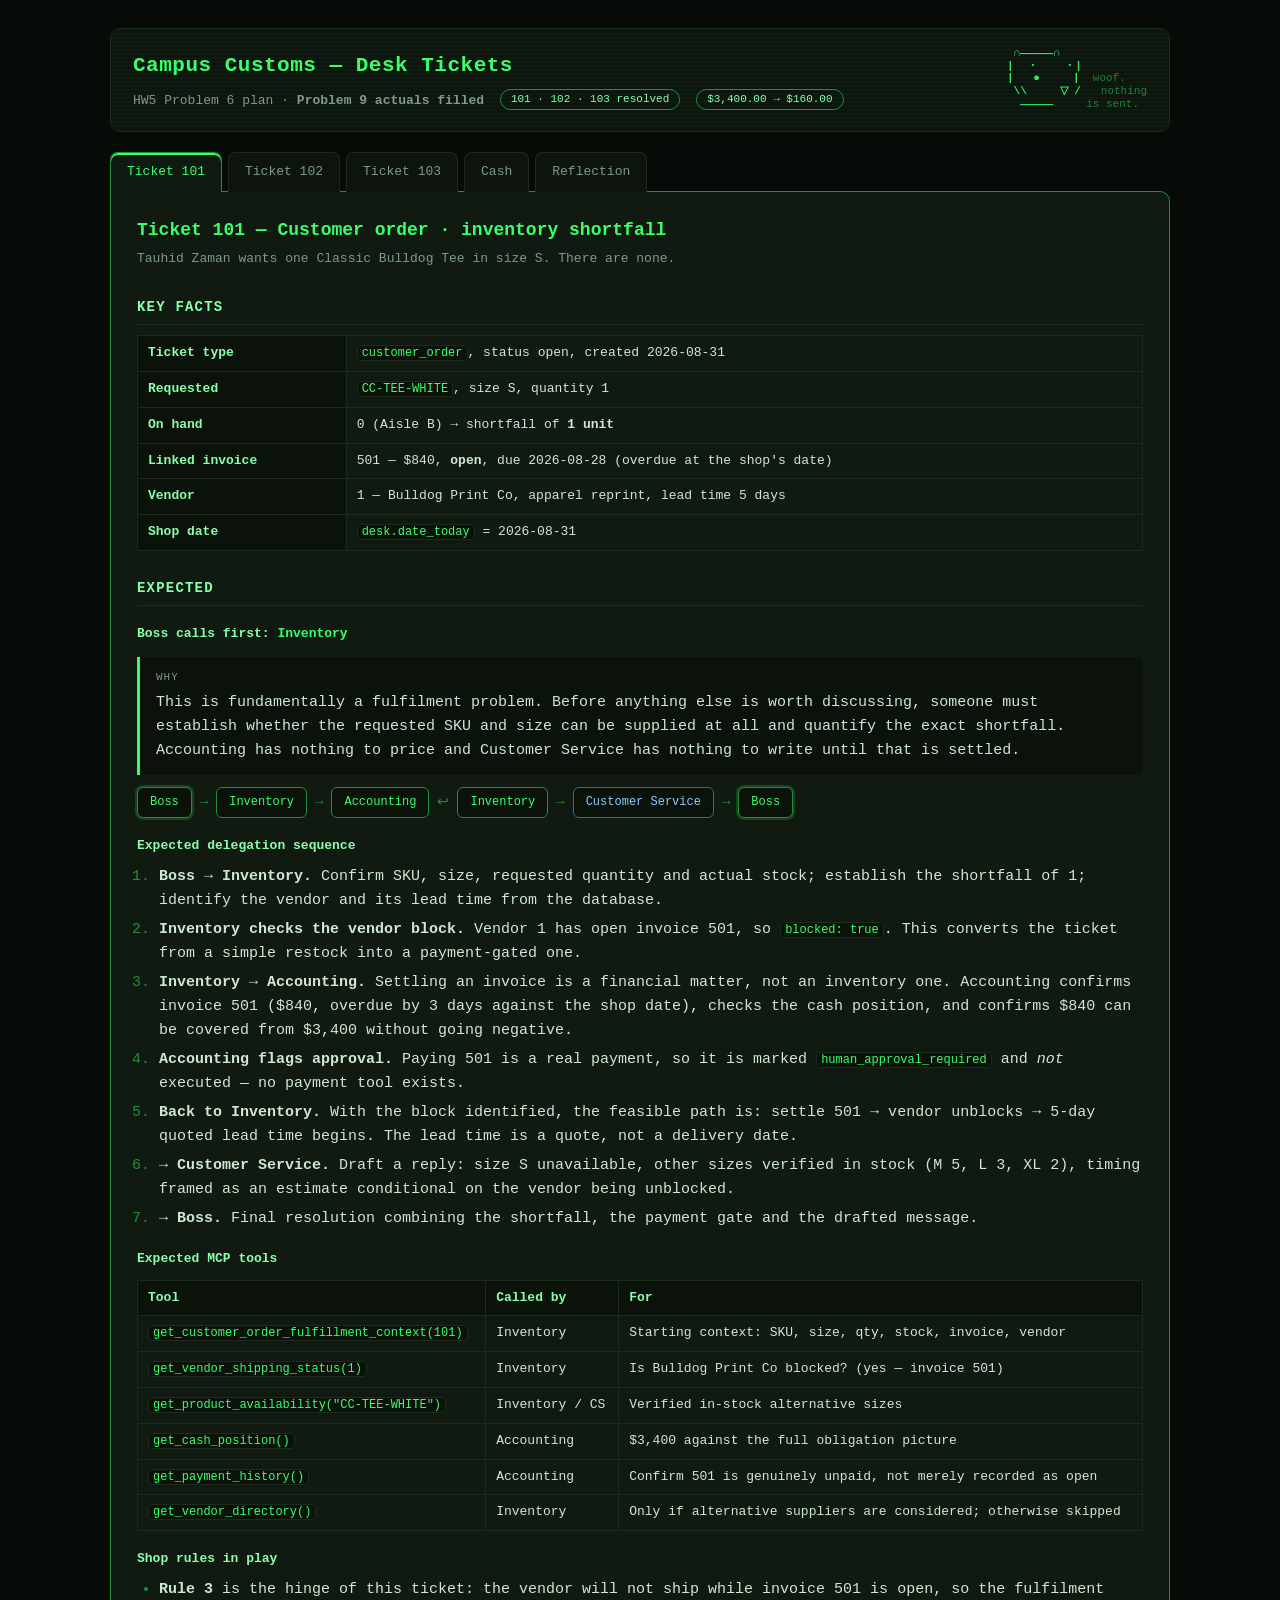
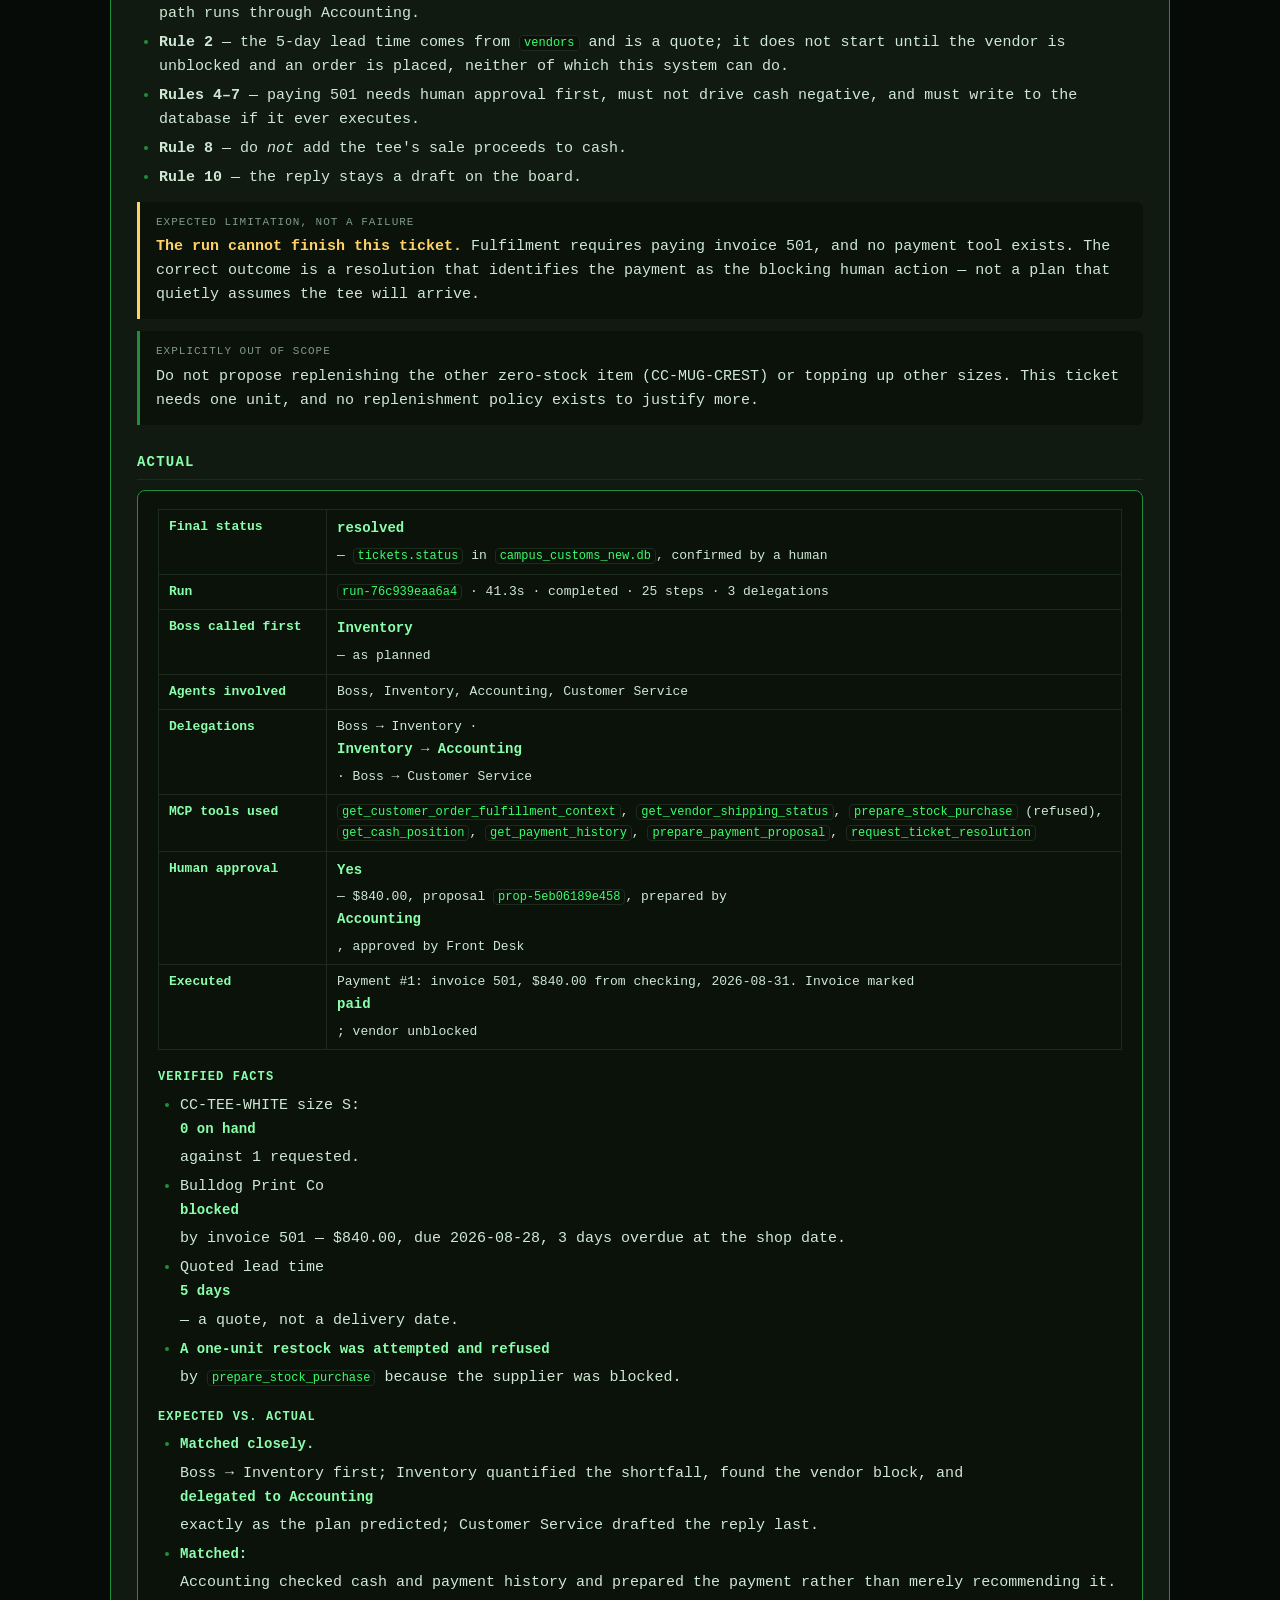
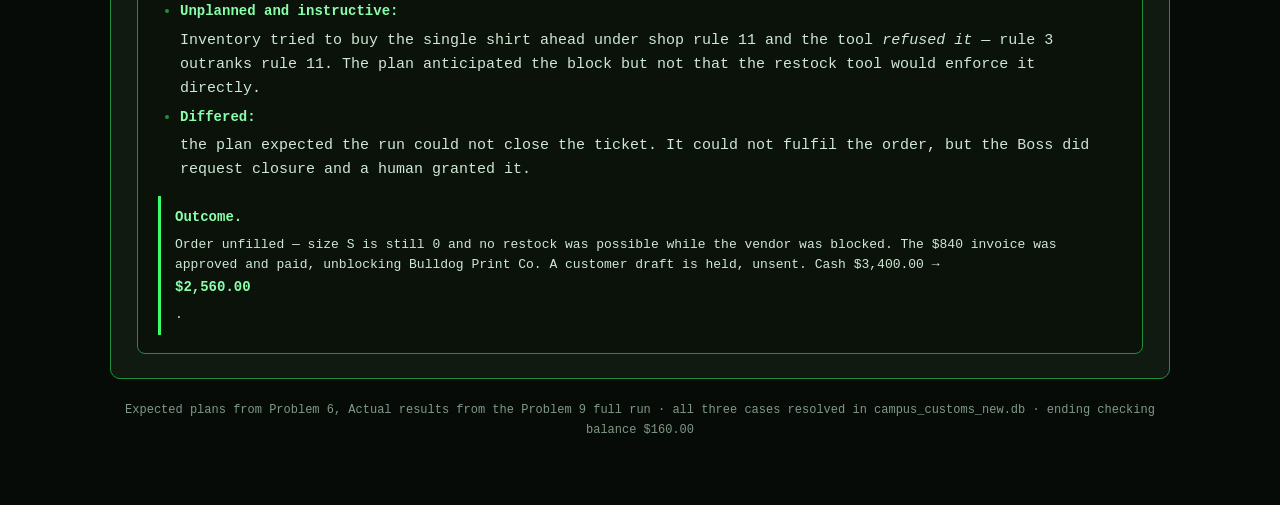
<file: output/desk_tickets.html>
<!DOCTYPE html>
<html lang="en">
<head>
<meta charset="utf-8">
<meta name="viewport" content="width=device-width, initial-scale=1">
<title>Campus Customs — Desk Tickets (Problem 6 Plan)</title>
<style>
  :root{
    --bg:#070b07; --panel:#0d140d; --panel-2:#111a11;
    --green:#39ff6a; --green-dim:#1f8f3c; --green-soft:#8affab;
    --line:#1c2b1c; --text:#cfe8d4; --muted:#7f9a86; --warn:#ffd166;
  }
  *{box-sizing:border-box}
  body{
    margin:0; background:var(--bg); color:var(--text);
    font:15px/1.6 ui-monospace,"Cascadia Code",Consolas,Menlo,monospace;
    padding:28px 20px 60px;
  }
  .wrap{max-width:1060px;margin:0 auto}

  header{border:1px solid var(--line);background:var(--panel);
    border-radius:10px;padding:20px 22px;margin-bottom:20px;position:relative;overflow:hidden}
  header::after{content:"";position:absolute;inset:0;pointer-events:none;
    background:repeating-linear-gradient(180deg,rgba(57,255,106,.03) 0 2px,transparent 2px 4px)}
  h1{margin:0 0 6px;font-size:21px;color:var(--green);letter-spacing:.5px}
  .sub{color:var(--muted);font-size:13px}
  .pill{display:inline-block;border:1px solid var(--green-dim);color:var(--green-soft);
    border-radius:999px;padding:1px 10px;font-size:11px;margin-left:8px;vertical-align:2px}

  /* the shop dog, keeping an eye on the board */
  .dog{position:absolute;right:22px;top:18px;line-height:1.15;font-size:11px;
    color:var(--green-dim);white-space:pre;text-align:left;opacity:.9}
  .dog b{color:var(--green)}

  nav{display:flex;flex-wrap:wrap;gap:6px;margin-bottom:-1px}
  nav button{
    background:var(--panel);color:var(--muted);border:1px solid var(--line);
    border-bottom:none;border-radius:8px 8px 0 0;padding:9px 16px;cursor:pointer;
    font:inherit;font-size:13px;transition:.15s;
  }
  nav button:hover{color:var(--green-soft);background:var(--panel-2)}
  nav button[aria-selected="true"]{
    background:var(--panel-2);color:var(--green);border-color:var(--green-dim);
    box-shadow:inset 0 2px 0 var(--green);
  }

  .panel{border:1px solid var(--green-dim);background:var(--panel-2);
    border-radius:0 10px 10px 10px;padding:24px 26px}
  .tab[hidden]{display:none}

  h2{margin:0 0 4px;font-size:18px;color:var(--green)}
  h3{margin:26px 0 10px;font-size:14px;color:var(--green-soft);
    text-transform:uppercase;letter-spacing:1.2px;
    border-bottom:1px solid var(--line);padding-bottom:6px}
  h4{margin:18px 0 6px;font-size:13px;color:var(--green-soft)}
  p{margin:8px 0}
  .lead{color:var(--muted);margin:0 0 18px;font-size:13px}

  table{width:100%;border-collapse:collapse;margin:10px 0;font-size:13px}
  th,td{border:1px solid var(--line);padding:7px 10px;text-align:left;vertical-align:top}
  th{background:#0a120a;color:var(--green-soft);font-weight:600}
  td code,p code,li code{color:var(--green);background:#0a120a;
    border:1px solid var(--line);border-radius:4px;padding:0 4px;font-size:12px}

  ol,ul{margin:8px 0;padding-left:22px}
  li{margin:5px 0}
  li::marker{color:var(--green-dim)}

  .flow{display:flex;flex-wrap:wrap;align-items:center;gap:8px;margin:12px 0 4px}
  .node{border:1px solid var(--green-dim);background:#0a120a;color:var(--green);
    border-radius:6px;padding:5px 12px;font-size:12px;white-space:nowrap}
  .node.first{box-shadow:0 0 0 2px rgba(57,255,106,.18)}
  .node.cs{border-color:#2a6ea8;color:#8ec9ff}
  .arrow{color:var(--green-dim);font-size:14px}

  .box{border-left:3px solid var(--green-dim);background:#0a120a;
    padding:12px 16px;margin:12px 0;border-radius:0 6px 6px 0}
  .box.why{border-left-color:var(--green)}
  .box.warn{border-left-color:var(--warn)}
  .box.warn strong{color:var(--warn)}
  .box .lbl{font-size:11px;letter-spacing:1px;text-transform:uppercase;
    color:var(--muted);display:block;margin-bottom:4px}

  .actual{border:1px dashed var(--green-dim);border-radius:8px;
    padding:26px;text-align:center;color:var(--muted);background:#0a120a}
  .actual strong{color:var(--green-soft);display:block;margin-bottom:6px;font-size:14px}

  .placeholder{border:1px dashed var(--green-dim);border-radius:8px;
    padding:46px 26px;text-align:center;color:var(--muted);background:#0a120a}
  .placeholder .big{color:var(--green);font-size:16px;display:block;margin-bottom:8px}

  .actual--filled{border-style:solid;text-align:left;color:var(--text);padding:18px 20px}
  .actual--filled h4{margin:18px 0 6px;font-size:12px;color:var(--green-soft);
    text-transform:uppercase;letter-spacing:1.1px}
  .actual--filled table{margin:0}
  .actual--filled th{width:168px;white-space:nowrap}
  .actual--filled ul{margin:6px 0 0}
  .outcome{background:#0a120a;border-left:3px solid var(--green);padding:10px 14px;
    margin:14px 0 0;font-size:13px}
  .cash-big{font-size:30px;color:var(--green);margin:4px 0 8px;
    font-family:ui-monospace,Consolas,monospace}
  .neg{color:#ff9a9a}
  .no-move{color:var(--green-soft);font-size:15px}
  tr.total td{border-top:2px solid var(--green-dim);font-size:15px}
  /* ---- Reflection tab: blank write-in template ---- */
  .howto{border:1px dashed var(--green-dim);background:#0a120a;padding:11px 15px;
    font-size:12.5px;color:var(--muted);margin:0 0 22px;border-radius:4px}
  .howto strong{color:var(--green-soft)}
  .r-sec{margin:0 0 30px}
  .r-sec > h3{margin-top:0}
  .r-tick{border-left:3px solid var(--green-dim);padding-left:14px;margin:0 0 22px}
  .r-tick h4{margin:0 0 10px;font-size:13px;color:var(--green);letter-spacing:.6px}
  .q{font-size:12.5px;color:var(--green-soft);margin:14px 0 5px}
  .q:first-of-type{margin-top:4px}
  /* ruled paper to write on */
  .fill{min-height:62px;border:1px solid var(--line);border-radius:3px;
    background-color:#0a120a;
    background-image:repeating-linear-gradient(transparent 0 25px,rgba(57,255,106,.10) 25px 26px);
    padding:4px 11px 8px;font-size:13.5px;line-height:26px;color:var(--text);
    outline:none;white-space:pre-wrap}
  .fill:focus{border-color:var(--green);box-shadow:0 0 0 2px rgba(57,255,106,.12)}
  .fill:empty::before{content:attr(data-hint);color:#4a5a4d;font-style:italic}
  .fill--sm{min-height:36px;line-height:26px}
  .fill--lg{min-height:140px}
  .fill--xl{min-height:190px}
  .r-sec table td.ans{padding:0}
  .r-sec table td.ans .fill{border:none;border-radius:0;min-height:52px;
    background-image:repeating-linear-gradient(transparent 0 25px,rgba(57,255,106,.08) 25px 26px)}
  .r-sec table th{width:38%;vertical-align:top;font-weight:600}
  .score{display:flex;align-items:center;gap:12px;margin-top:16px;
    border-top:1px dashed var(--line);padding-top:12px}
  .score label{font-size:11px;letter-spacing:1.2px;text-transform:uppercase;
    color:var(--green-soft);white-space:nowrap}
  .score .fill{flex:1;min-height:34px;background-image:none}
  .r-card{border:1px solid var(--line);background:#0a120a;border-radius:4px;
    padding:14px 16px;margin:0 0 16px}
  .r-card h4{margin:0 0 4px;font-size:13px;color:var(--green)}
  .r-card .r-num{font-family:ui-monospace,Consolas,monospace;font-size:10px;
    letter-spacing:1.4px;color:var(--muted);text-transform:uppercase}
  .r-tick--done{border-left-color:var(--green)}
  .r-tick--done h4{display:flex;align-items:center;gap:10px;flex-wrap:wrap;
    margin-bottom:12px}
  .rating{display:inline-flex;align-items:center;gap:7px;font-size:11px;
    font-weight:600;letter-spacing:.8px;color:var(--green-soft);
    border:1px solid var(--green-dim);border-radius:999px;padding:2px 11px;
    background:rgba(57,255,106,.07)}
  .rating__stars{font-size:13px;letter-spacing:1px;color:var(--green)}
  .q--lead{font-size:10px;letter-spacing:1.6px;text-transform:uppercase;
    color:var(--muted);border-bottom:1px solid var(--line);padding-bottom:4px;
    margin:20px 0 8px}
  .q--lead:first-of-type{margin-top:0}
  .fill--prose{min-height:0;line-height:1.7;padding:14px 16px;
    background-image:none;background-color:#0a120a;font-size:13.5px}
  .r-card--done{border-color:var(--green-dim)}
  .r-card--done h4{margin:2px 0 10px;font-size:14px;color:var(--green-soft)}
  .r-card--done .fill--prose{border:none;padding:0 0 2px}
  .saved{font-size:10px;color:var(--muted);letter-spacing:.6px;margin-left:8px}
  footer{margin-top:22px;color:var(--muted);font-size:12px;text-align:center}
</style>
</head>
<body>
<div class="wrap">

<header>
  <div class="dog"><b>  ∩―――――∩</b>
<b> |  ・    ・|</b>
<b> |   ●     |</b>  woof.
<b>  \\     ▽ /</b>   nothing
<b>   ―――――</b>     is sent.
</div>
  <h1>Campus Customs — Desk Tickets</h1>
  <div class="sub">
    HW5 Problem 6 plan · <strong>Problem 9 actuals filled</strong>
    <span class="pill">101 · 102 · 103 resolved</span>
    <span class="pill">$3,400.00 → $160.00</span>
  </div>
</header>

<nav role="tablist">
  <button role="tab" aria-selected="true"  data-tab="t101">Ticket 101</button>
  <button role="tab" aria-selected="false" data-tab="t102">Ticket 102</button>
  <button role="tab" aria-selected="false" data-tab="t103">Ticket 103</button>
  <button role="tab" aria-selected="false" data-tab="cash">Cash</button>
  <button role="tab" aria-selected="false" data-tab="reflect">Reflection</button>
</nav>

<div class="panel">

<!-- ============================ TICKET 101 ============================ -->
<section class="tab" id="t101" role="tabpanel">
  <h2>Ticket 101 — Customer order · inventory shortfall</h2>
  <p class="lead">Tauhid Zaman wants one Classic Bulldog Tee in size S. There are none.</p>

  <h3>Key facts</h3>
  <table>
    <tr><th>Ticket type</th><td><code>customer_order</code>, status open, created 2026-08-31</td></tr>
    <tr><th>Requested</th><td><code>CC-TEE-WHITE</code>, size S, quantity 1</td></tr>
    <tr><th>On hand</th><td>0 (Aisle B) → shortfall of <strong>1 unit</strong></td></tr>
    <tr><th>Linked invoice</th><td>501 — $840, <strong>open</strong>, due 2026-08-28 (overdue at the shop's date)</td></tr>
    <tr><th>Vendor</th><td>1 — Bulldog Print Co, apparel reprint, lead time 5 days</td></tr>
    <tr><th>Shop date</th><td><code>desk.date_today</code> = 2026-08-31</td></tr>
  </table>

  <h3>Expected</h3>

  <h4>Boss calls first: <span style="color:var(--green)">Inventory</span></h4>
  <div class="box why">
    <span class="lbl">Why</span>
    This is fundamentally a fulfilment problem. Before anything else is worth
    discussing, someone must establish whether the requested SKU and size can be
    supplied at all and quantify the exact shortfall. Accounting has nothing to
    price and Customer Service has nothing to write until that is settled.
  </div>

  <div class="flow">
    <span class="node first">Boss</span><span class="arrow">→</span>
    <span class="node">Inventory</span><span class="arrow">→</span>
    <span class="node">Accounting</span><span class="arrow">↩</span>
    <span class="node">Inventory</span><span class="arrow">→</span>
    <span class="node cs">Customer Service</span><span class="arrow">→</span>
    <span class="node first">Boss</span>
  </div>

  <h4>Expected delegation sequence</h4>
  <ol>
    <li><strong>Boss → Inventory.</strong> Confirm SKU, size, requested quantity and
      actual stock; establish the shortfall of 1; identify the vendor and its lead
      time from the database.</li>
    <li><strong>Inventory checks the vendor block.</strong> Vendor 1 has open invoice
      501, so <code>blocked: true</code>. This converts the ticket from a simple
      restock into a payment-gated one.</li>
    <li><strong>Inventory → Accounting.</strong> Settling an invoice is a financial
      matter, not an inventory one. Accounting confirms invoice 501 ($840, overdue
      by 3 days against the shop date), checks the cash position, and confirms $840
      can be covered from $3,400 without going negative.</li>
    <li><strong>Accounting flags approval.</strong> Paying 501 is a real payment, so
      it is marked <code>human_approval_required</code> and <em>not</em> executed —
      no payment tool exists.</li>
    <li><strong>Back to Inventory.</strong> With the block identified, the feasible
      path is: settle 501 → vendor unblocks → 5-day quoted lead time begins. The
      lead time is a quote, not a delivery date.</li>
    <li><strong>→ Customer Service.</strong> Draft a reply: size S unavailable, other
      sizes verified in stock (M 5, L 3, XL 2), timing framed as an estimate
      conditional on the vendor being unblocked.</li>
    <li><strong>→ Boss.</strong> Final resolution combining the shortfall, the payment
      gate and the drafted message.</li>
  </ol>

  <h4>Expected MCP tools</h4>
  <table>
    <tr><th>Tool</th><th>Called by</th><th>For</th></tr>
    <tr><td><code>get_customer_order_fulfillment_context(101)</code></td><td>Inventory</td><td>Starting context: SKU, size, qty, stock, invoice, vendor</td></tr>
    <tr><td><code>get_vendor_shipping_status(1)</code></td><td>Inventory</td><td>Is Bulldog Print Co blocked? (yes — invoice 501)</td></tr>
    <tr><td><code>get_product_availability("CC-TEE-WHITE")</code></td><td>Inventory / CS</td><td>Verified in-stock alternative sizes</td></tr>
    <tr><td><code>get_cash_position()</code></td><td>Accounting</td><td>$3,400 against the full obligation picture</td></tr>
    <tr><td><code>get_payment_history()</code></td><td>Accounting</td><td>Confirm 501 is genuinely unpaid, not merely recorded as open</td></tr>
    <tr><td><code>get_vendor_directory()</code></td><td>Inventory</td><td>Only if alternative suppliers are considered; otherwise skipped</td></tr>
  </table>

  <h4>Shop rules in play</h4>
  <ul>
    <li><strong>Rule 3</strong> is the hinge of this ticket: the vendor will not ship
      while invoice 501 is open, so the fulfilment path runs through Accounting.</li>
    <li><strong>Rule 2</strong> — the 5-day lead time comes from <code>vendors</code>
      and is a quote; it does not start until the vendor is unblocked and an order
      is placed, neither of which this system can do.</li>
    <li><strong>Rules 4–7</strong> — paying 501 needs human approval first, must not
      drive cash negative, and must write to the database if it ever executes.</li>
    <li><strong>Rule 8</strong> — do <em>not</em> add the tee's sale proceeds to cash.</li>
    <li><strong>Rule 10</strong> — the reply stays a draft on the board.</li>
  </ul>

  <div class="box warn">
    <span class="lbl">Expected limitation, not a failure</span>
    <strong>The run cannot finish this ticket.</strong> Fulfilment requires paying
    invoice 501, and no payment tool exists. The correct outcome is a resolution
    that identifies the payment as the blocking human action — not a plan that
    quietly assumes the tee will arrive.
  </div>

  <div class="box">
    <span class="lbl">Explicitly out of scope</span>
    Do not propose replenishing the other zero-stock item
    (<code>CC-MUG-CREST</code>) or topping up other sizes. This ticket needs
    one unit, and no replenishment policy exists to justify more.
  </div>

  <h3>Actual</h3>
  <div class="actual actual--filled">
    <table>
      <tr><th>Final status</th><td><strong>resolved</strong> — <code>tickets.status</code> in <code>campus_customs_new.db</code>, confirmed by a human</td></tr>
      <tr><th>Run</th><td><code>run-76c939eaa6a4</code> · 41.3s · completed · 25 steps · 3 delegations</td></tr>
      <tr><th>Boss called first</th><td><strong>Inventory</strong> — as planned</td></tr>
      <tr><th>Agents involved</th><td>Boss, Inventory, Accounting, Customer Service</td></tr>
      <tr><th>Delegations</th><td>Boss → Inventory · <strong>Inventory → Accounting</strong> · Boss → Customer Service</td></tr>
      <tr><th>MCP tools used</th><td><code>get_customer_order_fulfillment_context</code>, <code>get_vendor_shipping_status</code>, <code>prepare_stock_purchase</code> (refused), <code>get_cash_position</code>, <code>get_payment_history</code>, <code>prepare_payment_proposal</code>, <code>request_ticket_resolution</code></td></tr>
      <tr><th>Human approval</th><td><strong>Yes</strong> — $840.00, proposal <code>prop-5eb06189e458</code>, prepared by <strong>Accounting</strong>, approved by Front Desk</td></tr>
      <tr><th>Executed</th><td>Payment #1: invoice 501, $840.00 from checking, 2026-08-31. Invoice marked <strong>paid</strong>; vendor unblocked</td></tr>
    </table>

    <h4>Verified facts</h4>
    <ul>
      <li>CC-TEE-WHITE size S: <strong>0 on hand</strong> against 1 requested.</li>
      <li>Bulldog Print Co <strong>blocked</strong> by invoice 501 — $840.00, due 2026-08-28, 3 days overdue at the shop date.</li>
      <li>Quoted lead time <strong>5 days</strong> — a quote, not a delivery date.</li>
      <li><strong>A one-unit restock was attempted and refused</strong> by <code>prepare_stock_purchase</code> because the supplier was blocked.</li>
    </ul>

    <h4>Expected vs. actual</h4>
    <ul>
      <li><strong>Matched closely.</strong> Boss → Inventory first; Inventory quantified the shortfall, found the vendor block, and <strong>delegated to Accounting</strong> exactly as the plan predicted; Customer Service drafted the reply last.</li>
      <li><strong>Matched:</strong> Accounting checked cash and payment history and prepared the payment rather than merely recommending it.</li>
      <li><strong>Unplanned and instructive:</strong> Inventory tried to buy the single shirt ahead under shop rule 11 and the tool <em>refused it</em> — rule 3 outranks rule 11. The plan anticipated the block but not that the restock tool would enforce it directly.</li>
      <li><strong>Differed:</strong> the plan expected the run could not close the ticket. It could not fulfil the order, but the Boss did request closure and a human granted it.</li>
    </ul>

    <p class="outcome"><strong>Outcome.</strong> Order unfilled — size S is still 0 and no restock was possible while the vendor was blocked. The $840 invoice was approved and paid, unblocking Bulldog Print Co. A customer draft is held, unsent. Cash $3,400.00 → <strong>$2,560.00</strong>.</p>
  </div>
</section>

<!-- ============================ TICKET 102 ============================ -->
<section class="tab" id="t102" role="tabpanel" hidden>
  <h2>Ticket 102 — Rent notice</h2>
  <p class="lead">Elm City Properties: rent is due in two days, and the shop can afford it.</p>

  <h3>Key facts</h3>
  <table>
    <tr><th>Ticket type</th><td><code>rent_notice</code>, status open, created 2026-08-31</td></tr>
    <tr><th>Lease</th><td>1 — Chapel Street shop, landlord Elm City Properties</td></tr>
    <tr><th>Rent</th><td>$2,400, due <strong>2026-09-02</strong></td></tr>
    <tr><th>Shop date</th><td><code>desk.date_today</code> = 2026-08-31 → <strong>2 days out, not overdue</strong></td></tr>
    <tr><th>Cash</th><td>checking $3,400 → $1,000 after rent</td></tr>
  </table>

  <h3>Expected</h3>

  <h4>Boss calls first: <span style="color:var(--green)">Facilities</span></h4>
  <div class="box why">
    <span class="lbl">Why</span>
    Facilities owns leases, rent and shop-space obligations. The first question
    is what is owed and when — a lease question — not whether we can pay it.
    Establishing the obligation correctly is what makes the cash question
    well-posed.
  </div>

  <div class="flow">
    <span class="node first">Boss</span><span class="arrow">→</span>
    <span class="node">Facilities</span><span class="arrow">→</span>
    <span class="node">Accounting</span><span class="arrow">→</span>
    <span class="node first">Boss</span>
  </div>

  <h4>Expected delegation sequence</h4>
  <ol>
    <li><strong>Boss → Facilities.</strong> Retrieve and verify the lease obligation:
      $2,400 against lease 1, due 2026-09-02.</li>
    <li><strong>Facilities compares dates against the shop's clock.</strong> On
      2026-08-31, rent due 2026-09-02 is <em>approaching but not yet overdue</em> —
      2 days out. This is the rule most easily got wrong, since the real-world
      date is far past 2026-09-02.</li>
    <li><strong>Facilities → Accounting.</strong> Payment capacity is a financial
      question; Facilities does not reason about balances.</li>
    <li><strong>Accounting verifies cash.</strong> $2,400 is covered by $3,400,
      leaving $1,000 — no negative balance. It should also note invoice 501 as a
      competing claim on the same account, since paying both leaves $160.</li>
    <li><strong>Accounting flags approval and stops.</strong>
      <code>human_approval_required</code>; no payment executes.</li>
    <li><strong>→ Boss.</strong> Final resolution: pay before 2026-09-02, pending
      approval.</li>
  </ol>

  <h4>Expected MCP tools</h4>
  <table>
    <tr><th>Tool</th><th>Called by</th><th>For</th></tr>
    <tr><td><code>get_rent_payment_context(102)</code></td><td>Facilities</td><td>Lease, rent, due date, shop date, days remaining, cash</td></tr>
    <tr><td><code>get_cash_position()</code></td><td>Accounting</td><td>Full obligation picture, including invoice 501</td></tr>
    <tr><td><code>get_payment_history()</code></td><td>Accounting</td><td>Confirm this month's rent has not already been paid</td></tr>
  </table>

  <h4>Shop rules in play</h4>
  <ul>
    <li><strong>Rule 1</strong> is decisive: judged against 2026-08-31, the rent is
      upcoming, not late. Using the real clock would wrongly report it overdue.</li>
    <li><strong>Rules 4 &amp; 5</strong> — approval must come before payment, not after.</li>
    <li><strong>Rule 7</strong> — $3,400 ≥ $2,400, so cash stays positive; a payment
      tool would have to verify this itself rather than trust Accounting.</li>
    <li><strong>Rule 6</strong> — if rent is ever paid, both <code>payments</code> and
      <code>cash_accounts</code> must be updated.</li>
  </ul>

  <div class="box">
    <span class="lbl">Who should not be involved</span>
    Inventory and Customer Service have no role here. A landlord is not a
    customer, so no draft message is needed, and no stock is implicated.
    Delegating to them would be chatter.
  </div>

  <h3>Actual</h3>
  <div class="actual actual--filled">
    <table>
      <tr><th>Final status</th><td><strong>resolved</strong> — confirmed by a human</td></tr>
      <tr><th>Run</th><td><code>run-51559a64167c</code> · 22.8s · completed · 15 steps · 2 delegations</td></tr>
      <tr><th>Boss called first</th><td><strong>Facilities</strong> — as planned</td></tr>
      <tr><th>Agents involved</th><td>Boss, Facilities, Accounting</td></tr>
      <tr><th>Delegations</th><td>Boss → Facilities · Boss → Accounting</td></tr>
      <tr><th>MCP tools used</th><td><code>get_rent_payment_context</code>, <code>get_cash_position</code>, <code>get_payment_history</code></td></tr>
      <tr><th>Human approval</th><td><strong>Yes</strong> — $2,400.00, proposal <code>prop-b14d955e5454</code>, approved by Front Desk</td></tr>
      <tr><th>Executed</th><td>Payment #2: rent, lease 1, $2,400.00 from checking, 2026-08-31</td></tr>
    </table>

    <h4>Verified facts</h4>
    <ul>
      <li>Lease 1, Chapel Street shop: rent <strong>$2,400</strong> due <strong>2026-09-02</strong>.</li>
      <li>Shop operating date <strong>2026-08-31</strong> → two days out, <strong>not overdue</strong>.</li>
      <li><code>get_payment_history</code> showed <strong>no rent payment on record</strong>.</li>
    </ul>

    <h4>Expected vs. actual</h4>
    <ul>
      <li><strong>Matched:</strong> Facilities first; the not-yet-overdue reading taken against <code>desk.date_today</code> rather than the wall clock; Accounting on capacity; Inventory and Customer Service correctly uninvolved.</li>
      <li><strong>Differed:</strong> the plan had Facilities delegating onward to Accounting. The Boss delegated to both directly — two handoffs rather than a chain.</li>
      <li><strong>Differed:</strong> Accounting said plainly that <em>"no payment was prepared or made"</em> and recommended escalation, so the proposal was raised through the operator route instead.</li>
    </ul>

    <p class="outcome"><strong>Outcome.</strong> Rent verified as upcoming and affordable; a human approved payment. Cash $2,560.00 → <strong>$160.00</strong>. The lease's <code>next_due</code> was deliberately not advanced — the database defines no billing period to advance it by.</p>
  </div>
</section>

<!-- ============================ TICKET 103 ============================ -->
<section class="tab" id="t103" role="tabpanel" hidden>
  <h2>Ticket 103 — Price override · large order</h2>
  <p class="lead">The Yale AI Club wants 20 hoodies at a discount. There are 8, and there is no discount policy.</p>

  <h3>Key facts</h3>
  <table>
    <tr><th>Ticket type</th><td><code>price_override</code>, status open, created 2026-08-31</td></tr>
    <tr><th>Requested</th><td><code>CC-HOOD-NAVY</code>, size M, quantity 20</td></tr>
    <tr><th>On hand</th><td>8 (size M) → shortfall of <strong>12 units</strong></td></tr>
    <tr><th>Economics</th><td>unit cost $22, list price $58 → $36/unit margin (62.07%)</td></tr>
    <tr><th>At list</th><td>20 units = $1,160 revenue, $440 cost</td></tr>
    <tr><th>Policy</th><td><strong>None.</strong> No approved override price, discount cap or margin threshold exists anywhere in the schema.</td></tr>
  </table>

  <h3>Expected</h3>

  <h4>Boss calls first: <span style="color:var(--green)">Accounting</span></h4>
  <div class="box why">
    <span class="lbl">Why</span>
    The ticket is explicitly a price-override request, so the first question is
    the economics of the proposed transaction — cost, list price, margin.
    Customer Service must <em>not</em> lead here: it communicates a pricing
    decision, it does not make one.
  </div>

  <div class="flow">
    <span class="node first">Boss</span><span class="arrow">→</span>
    <span class="node">Accounting</span><span class="arrow">→</span>
    <span class="node">Inventory</span><span class="arrow">↩</span>
    <span class="node">Accounting</span><span class="arrow">→</span>
    <span class="node first">Boss</span><span class="arrow">→</span>
    <span class="node cs">Customer Service</span>
  </div>

  <h4>Expected delegation sequence</h4>
  <ol>
    <li><strong>Boss → Accounting.</strong> Retrieve actual unit cost and list price;
      compute only the deterministic economics those values support.</li>
    <li><strong>Accounting refuses to invent policy.</strong> With no discount
      authority in the data, the correct output is the margin arithmetic plus an
      explicit statement that the authority does not exist — not a figure.</li>
    <li><strong>Accounting → Inventory.</strong> 20 requested against 8 on hand is an
      availability question.</li>
    <li><strong>Inventory confirms the 12-unit shortfall</strong> for the exact SKU and
      size, and checks the vendor block. Note: the schema has <em>no</em>
      vendor-to-SKU mapping and no invoice links this hoodie to a supplier, so the
      supplying vendor cannot be determined from the data — a real limitation, not
      something to guess at.</li>
    <li><strong>Back to Accounting</strong> for any replenishment cost implication —
      which, absent a known vendor or quote, cannot be quantified.</li>
    <li><strong>→ Boss.</strong> Combine economics, the shortfall, the unknown supplier
      and the absent policy. The honest resolution is to <em>escalate</em>: the
      system does not contain enough policy to set a discount.</li>
    <li><strong>→ Customer Service.</strong> Draft a reply stating the request is under
      review, with no figure quoted and no delivery date promised.</li>
  </ol>

  <h4>Expected MCP tools</h4>
  <table>
    <tr><th>Tool</th><th>Called by</th><th>For</th></tr>
    <tr><td><code>get_price_override_context(103)</code></td><td>Accounting</td><td>Starting context — the correct entry tool for this ticket type</td></tr>
    <tr><td><code>get_product_availability("CC-HOOD-NAVY","M")</code></td><td>Inventory</td><td>Stock across sizes (S 4, M 8, L 14, XL 6)</td></tr>
    <tr><td><code>get_vendor_directory()</code></td><td>Inventory</td><td>Candidate suppliers and lead times — expected to be inconclusive</td></tr>
    <tr><td><code>get_vendor_shipping_status(vendor_id)</code></td><td>Inventory</td><td>Only if a supplier can actually be identified</td></tr>
    <tr><td><code>get_cash_position()</code></td><td>Accounting</td><td>Capacity for any replenishment purchase</td></tr>
    <tr><td><code>get_payment_history()</code></td><td>Accounting</td><td>Whether anything has been paid</td></tr>
  </table>
  <p style="color:var(--muted);font-size:13px">
    <code>get_customer_order_fulfillment_context</code> must <strong>not</strong> be
    used here: it refuses any ticket whose type is not <code>customer_order</code>,
    and ticket 103 is <code>price_override</code>.
  </p>

  <h4>Shop rules in play</h4>
  <ul>
    <li><strong>No invented policy.</strong> Do not produce a discount percentage or
      minimum-margin rule; none exists in the database, prompts or assignment.</li>
    <li><strong>Rule 2</strong> — any timing must come from <code>vendors.lead_days</code>,
      and cannot be given at all if the supplier is unknown.</li>
    <li><strong>Rule 3</strong> — a replenishment purchase is subject to the vendor block.</li>
    <li><strong>Rules 4–7</strong> — buying 12 units would be a real payment: approval
      first, cash never negative.</li>
    <li><strong>Rule 8</strong> — the $1,160 at list is <em>not</em> cash in. Revenue is
      not modelled and must never offset a purchase.</li>
    <li><strong>Rule 10</strong> — the reply is a draft; the club is not contacted.</li>
  </ul>

  <div class="box warn">
    <span class="lbl">Pending condition, not a completed purchase</span>
    <strong>Nothing has been bought and nothing has been promised.</strong> If the
    club must confirm an offer before the shop commits to buying 12 hoodies, that
    is a pending condition to state plainly — not a purchase to describe as done.
  </div>

  <h3>Actual</h3>
  <div class="actual actual--filled">
    <table>
      <tr><th>Final status</th><td><strong>resolved</strong> — confirmed by a human</td></tr>
      <tr><th>Run</th><td><code>run-71b395c02671</code> · 19.1s · completed · 19 steps · 3 delegations</td></tr>
      <tr><th>Boss called first</th><td><strong>Inventory</strong> — the plan expected Accounting</td></tr>
      <tr><th>Agents involved</th><td>Boss, Inventory, Accounting, Customer Service</td></tr>
      <tr><th>Delegations</th><td>Boss → Inventory · Boss → Customer Service · Boss → Accounting</td></tr>
      <tr><th>MCP tools used</th><td><code>get_price_override_context</code>, <code>get_product_availability</code></td></tr>
      <tr><th>Human approval</th><td><strong>None required</strong> — nothing financial was prepared</td></tr>
      <tr><th>Executed</th><td><em>No cash movement.</em></td></tr>
    </table>

    <h4>Verified facts</h4>
    <ul>
      <li>CC-HOOD-NAVY size M: <strong>8 on hand</strong> against 20 requested — a <strong>12-unit shortfall</strong>.</li>
      <li>Unit cost <strong>$22</strong>, list price <strong>$58</strong> → $36/unit list margin.</li>
      <li><strong>No approved override price, discount cap or margin threshold</strong> exists in the database.</li>
    </ul>

    <h4>Expected vs. actual</h4>
    <ul>
      <li><strong>Matched, and this is the one that matters:</strong> no discount figure was invented. The team reported the margin arithmetic and stated the pricing authority does not exist.</li>
      <li><strong>Matched:</strong> Customer Service drafted but did not set pricing, and the draft was held unsent.</li>
      <li><strong>Differed:</strong> the plan had the Boss open with <em>Accounting</em> as a pricing question. It opened with <em>Inventory</em> and fanned out to three specialists rather than running a chain.</li>
      <li><strong>Differed:</strong> <code>get_vendor_shipping_status</code> and <code>get_cash_position</code> were planned but never called — with no supplier identifiable for this SKU and no purchase proposed, neither was needed.</li>
      <li><strong>Differed:</strong> the Boss did not request closure on this run, so the operator closed the case directly. The dashboard supports that and says so: <em>"No agent has asked to close this case. You can still close it yourself."</em></li>
    </ul>

    <p class="outcome"><strong>Outcome.</strong> No discount quoted and no purchase made, because the data contains no authority for either. The 12-unit shortfall and the $36/unit margin were established as facts for a human. Cash unchanged at <strong>$160.00</strong>.</p>
  </div>
</section>

<!-- ============================ CASH ============================ -->
<section class="tab" id="cash" role="tabpanel" hidden>
  <h2>Cash</h2>
  <p class="lead">Problem 9 reconciliation. Every figure below is read from
    <code>cash_accounts</code> and <code>payments</code> in
    <code>data/campus_customs_new.db</code> — none of it is estimated.</p>

  <h3>Starting checking balance</h3>
  <p class="cash-big">$3,400.00</p>
  <p>Read from <code>cash_accounts</code> immediately after the reset and before any
    ticket ran. The working database was verified byte-identical to the pristine
    original (MD5 <code>46effb90d8811f03e219ea9b5fbdfa5a</code>), with the
    <code>payments</code> table empty and invoice 501 still open.</p>

  <h3>Ticket 101 — customer order</h3>
  <table>
    <tr><th>Movement</th><th>Reason</th><th>Type</th><th>Amount</th><th>Balance after</th></tr>
    <tr>
      <td>Payment #1</td>
      <td>Settle invoice 501 to Bulldog Print Co — the vendor would not ship while it was open</td>
      <td>Payment</td>
      <td class="neg">− $840.00</td>
      <td>$2,560.00</td>
    </tr>
  </table>
  <p>Approved by a human (Front Desk) through the dashboard; executed by the backend.
    Invoice 501 moved to <code>paid</code> in the same transaction.</p>
  <p><strong>Balance after Ticket 101: $2,560.00</strong></p>

  <h3>Ticket 102 — rent notice</h3>
  <table>
    <tr><th>Movement</th><th>Reason</th><th>Type</th><th>Amount</th><th>Balance after</th></tr>
    <tr>
      <td>Payment #2</td>
      <td>Rent for lease 1, Chapel Street shop, to Elm City Properties, due 2026-09-02</td>
      <td>Payment</td>
      <td class="neg">− $2,400.00</td>
      <td>$160.00</td>
    </tr>
  </table>
  <p>Approved by a human (Front Desk); executed by the backend.</p>
  <p><strong>Balance after Ticket 102: $160.00</strong></p>

  <h3>Ticket 103 — price override</h3>
  <p class="no-move"><strong>No cash movement.</strong></p>
  <p>No payment or purchase was prepared, approved or executed for this ticket. The
    database contains no approved discount, and no restock was proposed — the
    12-unit CC-HOOD-NAVY shortfall would cost $264 at unit cost, above the $100
    routine-restock cap, making it a human decision rather than routine
    replenishment.</p>
  <p><strong>Balance after Ticket 103: $160.00</strong></p>

  <h3>Ending checking balance</h3>
  <table>
    <tr><th>Line</th><th>Amount</th></tr>
    <tr><td>Starting balance (after reset)</td><td>$3,400.00</td></tr>
    <tr><td>Ticket 101 — invoice 501 paid</td><td class="neg">− $840.00</td></tr>
    <tr><td>Ticket 102 — rent paid</td><td class="neg">− $2,400.00</td></tr>
    <tr><td>Ticket 103 — no movement</td><td>− $0.00</td></tr>
    <tr class="total"><td><strong>Reconciled ending balance</strong></td><td><strong>$160.00</strong></td></tr>
  </table>

  <div class="box why">
    <span class="lbl">Verification</span>
    The reconciled ending balance of <strong>$160.00</strong> matches the live
    <code>cash_accounts.balance</code> for <code>checking</code> <strong>exactly</strong>.
    Both payments appear in the <code>payments</code> table with
    <code>approved_by = "Front Desk"</code>. Cash never went negative at any point,
    and no customer-sale revenue was added — the $1,160 that 20 hoodies would have
    billed at list, and the $28 for Tauhid's tee, are deliberately absent, because
    revenue is not modelled in this system.
  </div>

  <div class="box">
    <span class="lbl">Proposals that were not executed</span>
    Nothing hypothetical is counted above. Every proposal prepared during this run
    either executed after a human signature, or did not execute at all and moved no
    money.
  </div>
</section>

<!-- ============================ REFLECTION ============================ -->
<section class="tab" id="reflect" role="tabpanel" hidden>
  <h2>Reflection</h2>
  <p class="lead">A blank template to complete after reviewing the Actual
    results on the three ticket tabs and the Cash tab.</p>

  <div class="howto">
    <strong>How to use this.</strong> Click any ruled box and type — your answers
    are kept in this browser's local storage for this file, so they survive a
    reload and a close. For a permanent copy, write your answers straight into
    the HTML source, or print the page once filled in.
    <span class="saved" id="save-note"></span>
  </div>

  <div class="r-sec">
    <h3>1 · Evaluation of performance &amp; Actual vs Expected</h3>
    <div class="r-tick r-tick--done">
      <h4>Ticket 101
        <span class="rating"><span class="rating__stars">★★★★☆</span>4 / 5</span>
      </h4>

      <div class="fill fill--prose" contenteditable="true" id="p1-101-eval" data-hint="">I would rate the agents' performance on this ticket 4/5 stars.

The strongest part was the delegation path. The Boss correctly started with Inventory. Inventory identified the stockout and the vendor block, then delegated the financial issue to Accounting. Customer Service became involved only after the relevant operational and financial facts were understood. This was very close to my expected workflow.

The agents also handled the business rules well. They discovered that the vendor was blocked by an unpaid invoice, and Accounting prepared the payment for human approval. After I approved it, the $840 payment was executed and the vendor was unblocked.

The weaker part was the final resolution. Inventory initially attempted to prepare a one-unit restock, but the tool correctly refused it because the vendor was still blocked. However, after the invoice was paid and the vendor became unblocked, the workflow did not return to Inventory to retry or prepare the replenishment. The customer still did not receive the shirt, so I do not think the underlying business problem was fully resolved, even though the ticket was marked resolved.

A stronger workflow would have treated paying the invoice as an intermediate step, then returned to the fulfillment problem before closing the ticket.</div>
    </div>
    <div class="r-tick r-tick--done">
      <h4>Ticket 102
        <span class="rating"><span class="rating__stars">★★★★½</span>4.5 / 5</span>
      </h4>

      <div class="fill fill--prose" contenteditable="true" id="p1-102-eval" data-hint="">I would rate the agents' performance on this ticket 4.5/5 stars.

This ticket was very aligned with my expectations. Facilities was the right agent to handle the lease and rent obligation, while Accounting handled the cash and payment side. Inventory and Customer Service were correctly excluded because they would not have added value to this problem.

The main difference from my expected workflow was the delegation structure. I expected Facilities to delegate the financial question to Accounting, but in the actual run the Boss delegated separately to Facilities and Accounting. This still produced the right result, although there was less direct coordination between the two specialist agents than I expected.

I also had to provide the required human approval for the rent payment and confirm resolution of the ticket. Overall, the agents reached the correct business outcome with little unnecessary coordination.</div>
    </div>
    <div class="r-tick r-tick--done">
      <h4>Ticket 103
        <span class="rating"><span class="rating__stars">★★★½☆</span>3.5 / 5</span>
      </h4>

      <div class="fill fill--prose" contenteditable="true" id="p1-103-eval" data-hint="">I would rate the agents' performance on this ticket 3.5/5 stars.

The agents did one important thing correctly: they did not invent a discount policy, minimum margin, or pricing authority that did not exist in the data. They correctly identified the inventory shortfall and reported the relevant economics.

However, I think the workflow was less effective from a business-decision perspective. I expected the pricing issue to be handled first by Accounting, but the Boss started with Inventory and then delegated separately to other agents.

More importantly, the team identified that there was no existing pricing policy but did not turn that limitation into a clear decision process. The Boss should not have invented a discount cap or minimum margin, but I would have expected it to recognize that a human pricing decision was required and explicitly escalate a concrete approval question to me.

Customer Service drafted the communication without the team ever reaching an actual commercial decision. No discount was approved, no replenishment was executed, and there was therefore no real business resolution beyond identifying the constraints.

I think the Boss needed to be more critical and business-oriented: when the existing rules are insufficient to make a decision, its role should be to identify exactly what decision a human needs to make and ask for that decision before closing the ticket.</div>
    </div>
  </div>

  <div class="r-sec">
    <h3>2 · What would have been simpler with ONE agent + tools?</h3>
    <div class="r-tick r-tick--done">
      <div class="fill fill--prose" contenteditable="true" id="p2-one-agent" data-hint="">Ticket 102 is the clearest example of a problem that could have been handled by a single competent agent with the right tools.

A single agent with access to:

  - get_rent_payment_context
  - get_cash_position
  - get_payment_history
  - the ability to prepare a payment proposal

could have handled almost the entire reasoning process.

The workflow is relatively deterministic:

  verify the rent obligation
  -> compare the due date with the shop date
  -> check available cash
  -> prepare the payment
  -> wait for human approval

There is little room for genuine inter-agent negotiation. Facilities and Accounting represent different business functions, but for this specific ticket their tasks were closely connected and relatively straightforward.

Ticket 103 could also have been simpler with one agent. A single commercial decision-support agent could have reviewed the pricing economics, checked inventory availability, identified that there was no approved discount policy, and escalated the decision to a human.

However, I do not think this means that separating the agents was unnecessary.

Even when one agent could technically perform the work, separating roles can create better governance and clearer responsibilities. For example, Accounting can focus on financial decisions, Inventory on operational constraints, and Customer Service on external communication.

This separation becomes more valuable as the system grows and agents receive more tools and authority. It can provide specialization, segregation of duties, and a clearer audit trail.

My main takeaway is that there is a trade-off:

For simple and deterministic tasks, one agent with good tools may be faster and easier to operate.

For more complex workflows, especially when different types of authority or expertise are involved, separate agents can provide better governance and make the system easier to expand.</div>
    </div>
  </div>

  <div class="r-sec">
    <h3>3 · What other problems could this agent team solve?</h3>
    <div class="r-card r-card--done">
      <div class="r-num">Problem 1</div>
      <h4>Decide whether an upcoming invoice can be paid safely</h4>
      <div class="fill fill--prose" contenteditable="true" id="p4-1-text" data-hint="">The system could evaluate whether the shop has enough cash to pay an upcoming invoice without creating a negative balance.

Accounting could use the existing payment history, cash position, and invoice/vendor context to verify the obligation and determine whether the payment is affordable. If appropriate, it could then prepare a payment proposal for human approval.</div>
    </div>
    <div class="r-card r-card--done">
      <div class="r-num">Problem 2</div>
      <h4>Handle another customer order with partial inventory</h4>
      <div class="fill fill--prose" contenteditable="true" id="p4-2-text" data-hint="">The team could also handle a customer order where only part of the requested quantity is currently available.

Inventory could use get_customer_order_fulfillment_context, get_product_availability, and the vendor-status tools to identify the exact inventory shortfall and determine whether replenishment is possible.

If a vendor payment or purchase is required, Accounting could evaluate the cash implications and prepare the relevant proposal for human approval. Customer Service could then draft a response based on the verified fulfillment situation.</div>
    </div>
    <div class="r-card r-card--done">
      <div class="r-num">Problem 3</div>
      <h4>Payment-control audit</h4>
      <div class="fill fill--prose" contenteditable="true" id="p4-3-text" data-hint="">The existing system could also be used as an internal control before payments are approved.

Accounting could use get_payment_history() and get_cash_position() to check whether a proposed payment has already been made and whether enough cash exists.

Facilities or Inventory could validate the underlying obligation, such as a rent payment or vendor invoice, using the existing context and status tools.

The Boss could then surface only legitimate and properly supported payments for human approval.

This is different from simply deciding whether the shop can afford a payment: the objective is to identify duplicate, unnecessary, or inconsistent payments before money leaves the account.</div>
    </div>
  </div>

  <div class="r-sec">
    <h3>4 · Three problems that would exceed the current team</h3>
    <div class="r-card r-card--done">
      <div class="r-num">Problem 1</div>
      <h4>Supplier selection</h4>
      <div class="fill fill--prose" contenteditable="true" id="p5-1-text" data-hint="">The current system cannot reliably select the best supplier for a product when the relationship between a SKU and its possible vendors is not available in the database.

To solve this problem, I would need new tools that allow Inventory to identify suppliers for a specific SKU and compare their availability and lead times. Accounting would also need access to vendor quotes or costs so it could compare the financial alternatives. The Boss could then combine the operational and financial information and make a recommendation.

Possible new capabilities could include:

  - supplier-by-SKU lookup
  - vendor quotes
  - vendor lead times
  - vendor performance or reliability history</div>
    </div>
    <div class="r-card r-card--done">
      <div class="r-num">Problem 2</div>
      <h4>Giving a committed delivery date</h4>
      <div class="fill fill--prose" contenteditable="true" id="p5-2-text" data-hint="">The current team cannot confidently communicate a specific arrival date for a product, because a vendor lead time is not the same thing as a confirmed shipment or delivery date.

To solve this, Inventory would need tools that provide actual logistics information, such as purchase-order status, confirmed ship dates, shipment tracking, and expected arrival dates.

Inventory could own and verify these logistics facts, and Customer Service could then communicate a delivery estimate supported by real shipment information rather than only a generic vendor lead time.

Possible new capabilities could include:

  - purchase-order status
  - confirmed ship date
  - shipment tracking
  - expected receipt date</div>
    </div>
    <div class="r-card r-card--done">
      <div class="r-num">Problem 3</div>
      <h4>Forward-looking liquidity planning</h4>
      <div class="fill fill--prose" contenteditable="true" id="p5-3-text" data-hint="">The current team cannot properly answer whether the shop will be able to afford rent, invoices, payroll, and planned inventory purchases over the next seven days.

The current tools are useful for evaluating today's cash position and individual obligations, but they do not provide a complete forward-looking cash-flow forecast.

To solve this problem, Accounting would need tools that combine expected cash inflows, scheduled payments, payroll, recurring expenses, and planned purchases into a projected cash balance.

The Boss could then use that forecast to decide between competing uses of limited cash and escalate important trade-offs to a human when necessary.

Possible new capabilities could include:

  - scheduled future payments
  - expected cash inflows
  - payroll obligations
  - planned inventory purchases
  - projected cash balance over a selected time horizon</div>
    </div>
  </div>
</section>

</div>

<footer>
  Expected plans from Problem 6, Actual results from the Problem 9 full run ·
  all three cases resolved in <code>campus_customs_new.db</code> ·
  ending checking balance <code>$160.00</code>
</footer>
</div>

<script>
  // Keep whatever is typed into the Reflection tab in this browser, so the
  // template survives a reload. Nothing leaves the page.
  (function () {
    const KEY = 'cc-reflection-v1';
    let saved = {};
    try { saved = JSON.parse(localStorage.getItem(KEY) || '{}'); } catch (e) { saved = {}; }
    const boxes = document.querySelectorAll('.fill[contenteditable]');
    boxes.forEach(b => { if (saved[b.id]) b.textContent = saved[b.id]; });

    const note = document.getElementById('save-note');
    let timer = null;
    function persist() {
      const out = {};
      boxes.forEach(b => { const v = b.textContent.trim(); if (v) out[b.id] = v; });
      try {
        localStorage.setItem(KEY, JSON.stringify(out));
        if (note) {
          note.textContent = 'saved';
          clearTimeout(timer);
          timer = setTimeout(() => { note.textContent = ''; }, 1400);
        }
      } catch (e) { if (note) note.textContent = 'could not save locally'; }
    }
    boxes.forEach(b => b.addEventListener('input', () => {
      clearTimeout(timer); timer = setTimeout(persist, 400);
    }));
    // Paste as plain text so the ruled lines stay intact.
    boxes.forEach(b => b.addEventListener('paste', e => {
      e.preventDefault();
      document.execCommand('insertText', false, (e.clipboardData || window.clipboardData).getData('text'));
    }));
  })();

  const tabs = document.querySelectorAll('nav button');
  tabs.forEach(btn => btn.addEventListener('click', () => {
    tabs.forEach(b => b.setAttribute('aria-selected', String(b === btn)));
    document.querySelectorAll('.tab').forEach(sec => {
      sec.hidden = (sec.id !== btn.dataset.tab);
    });
  }));
</script>
</body>
</html>
</file>
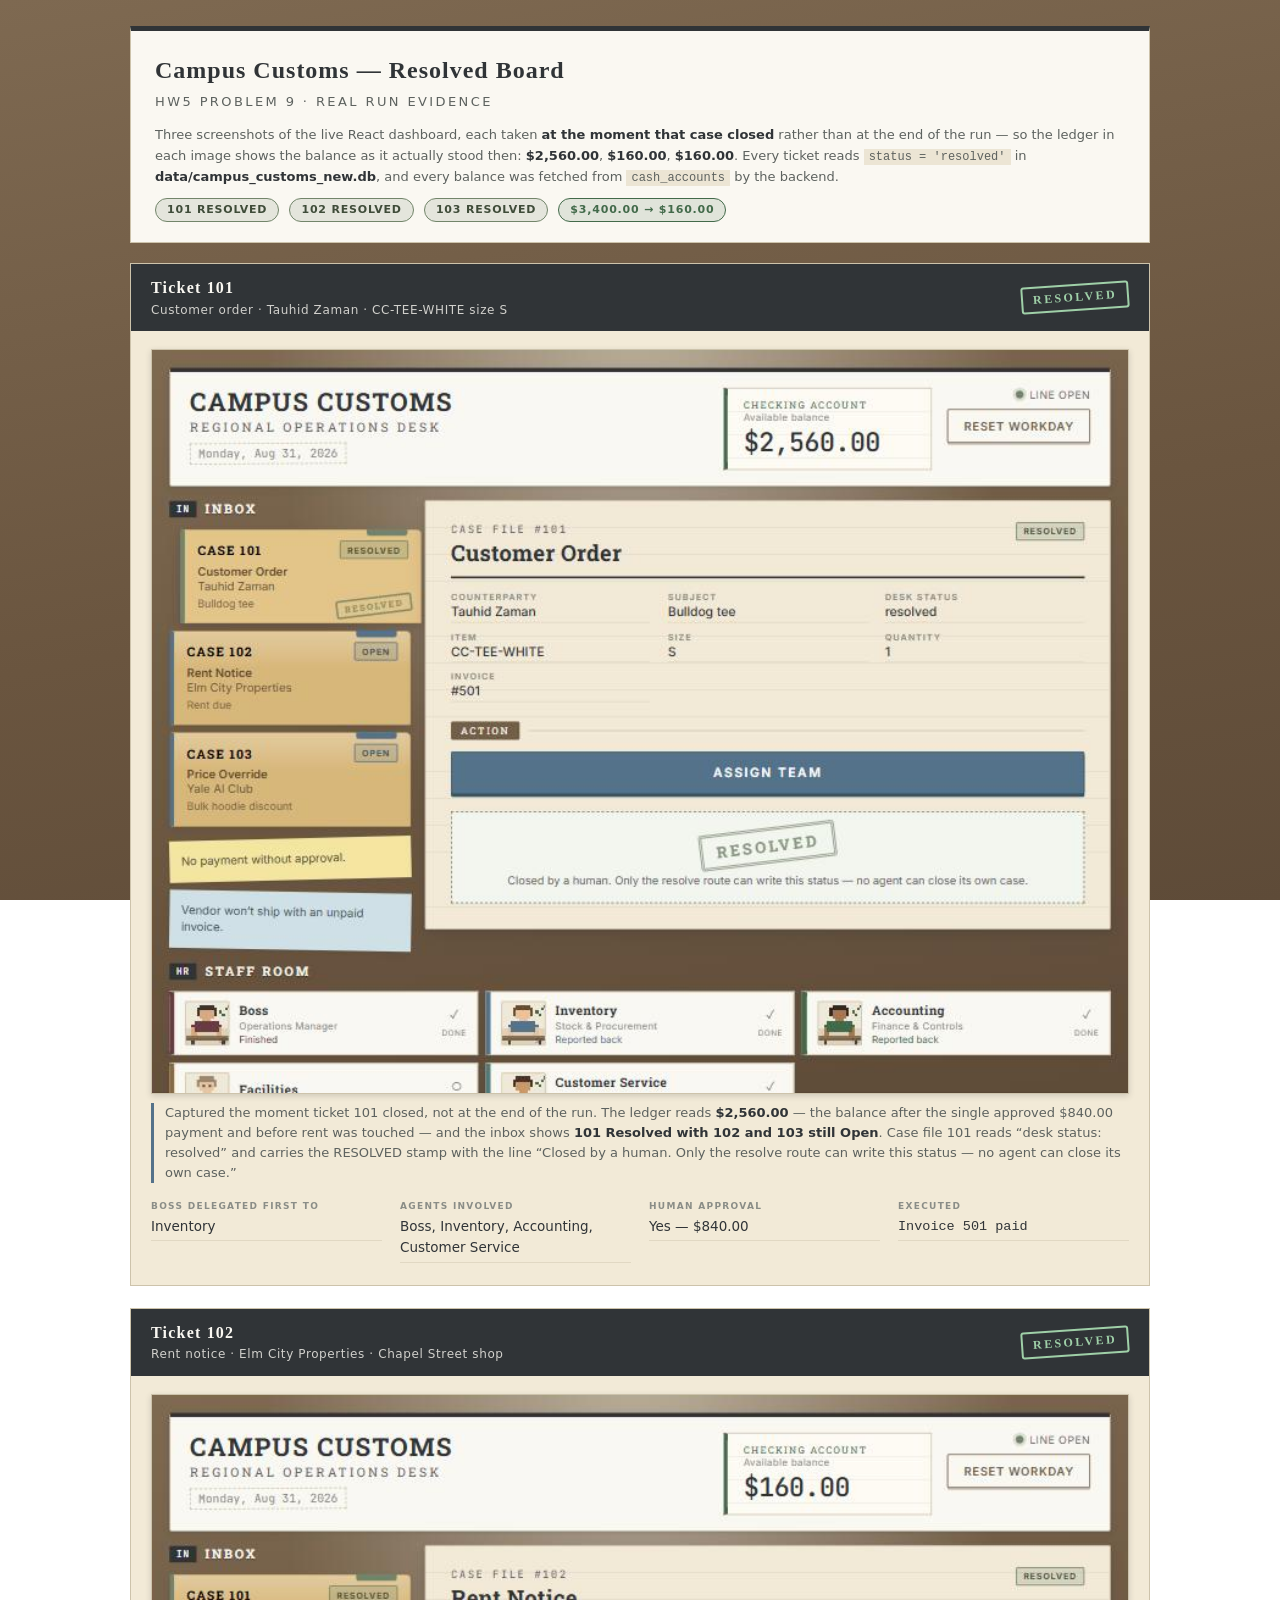
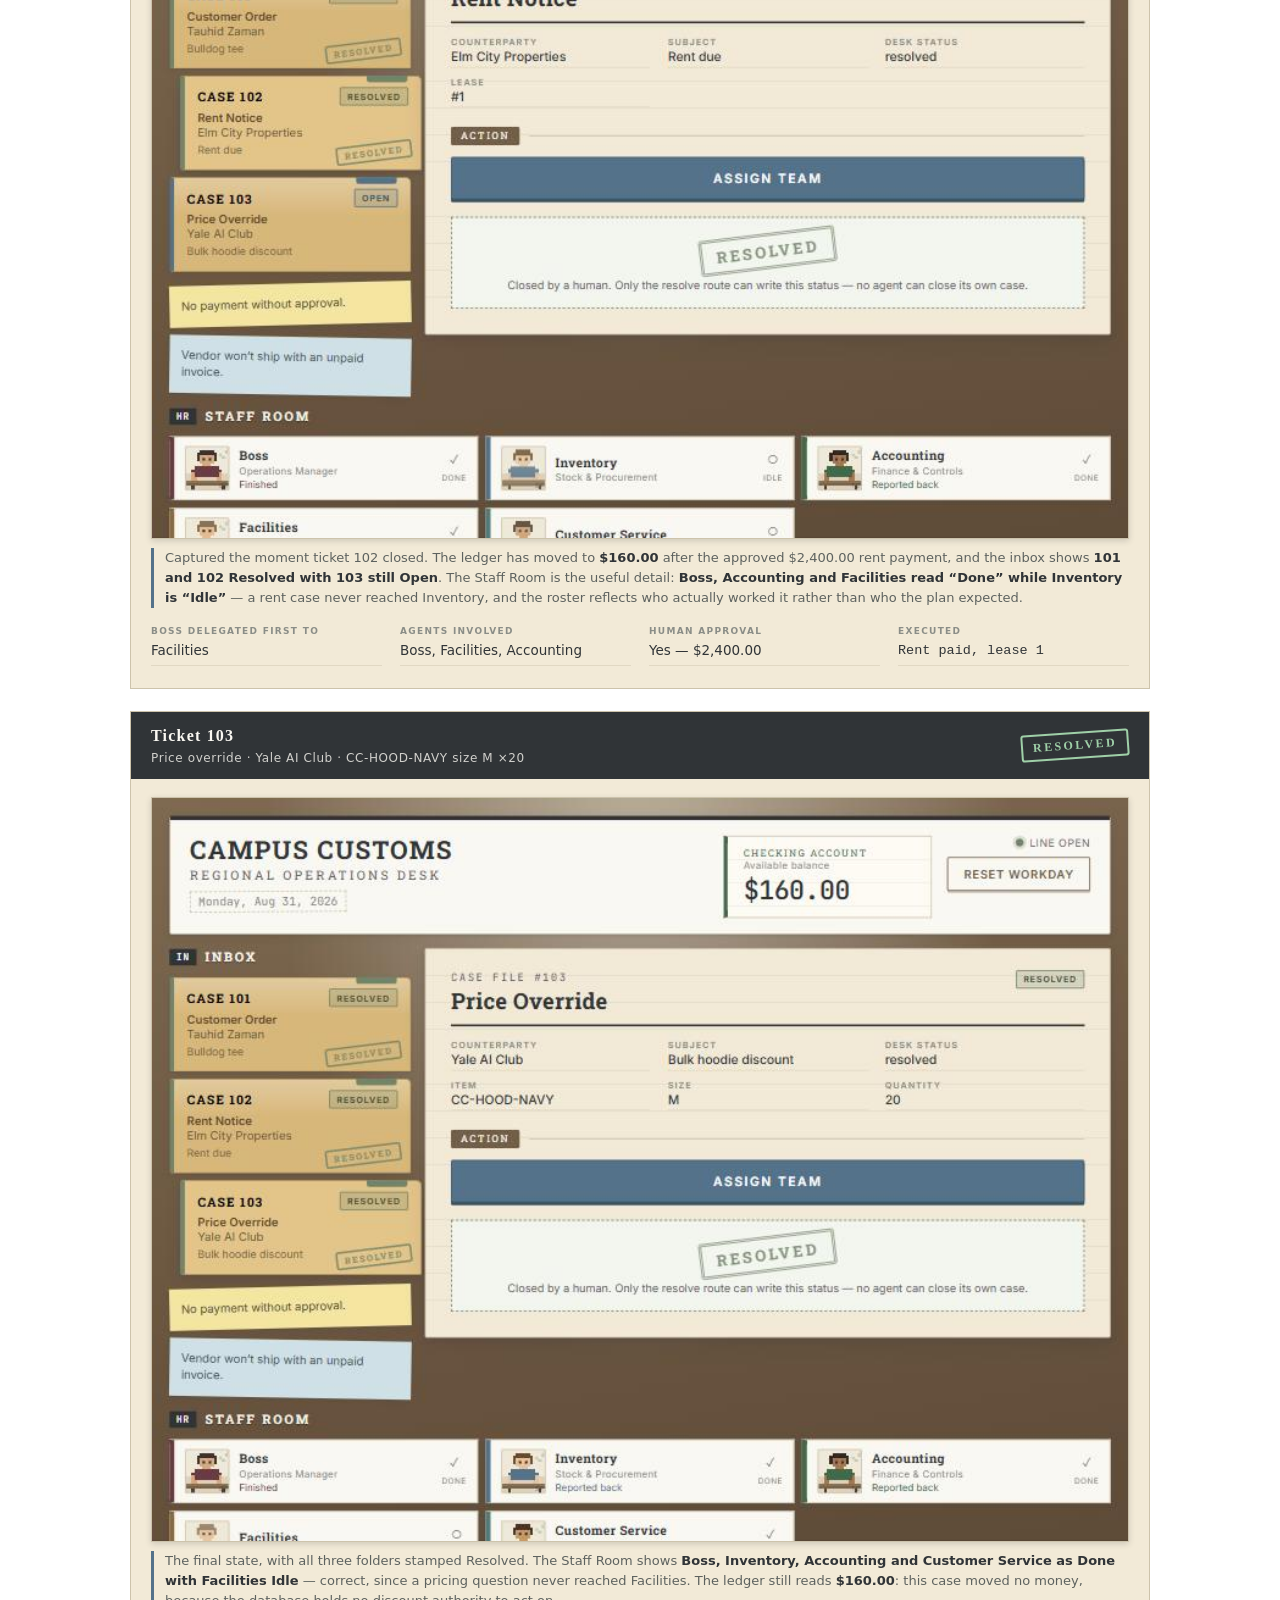
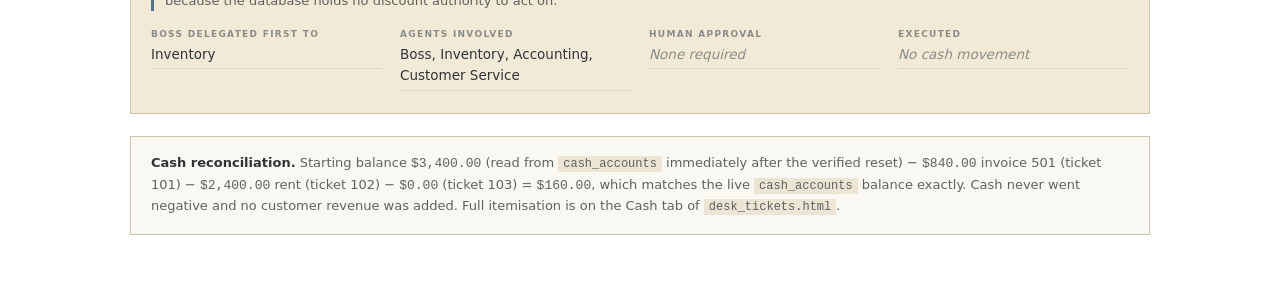
<file: output/resolved_board.html>
<!DOCTYPE html>
<html lang="en">
<head>
<meta charset="utf-8">
<meta name="viewport" content="width=device-width, initial-scale=1">
<title>Campus Customs — Resolved Board (Problem 9)</title>
<style>
  :root{
    --paper:#f2ead7; --manila:#d8b77a; --inst-blue:#54728a; --office-green:#72856a;
    --acct-green:#426a4a; --stamp-red:#a04444; --charcoal:#303437; --desk-brown:#735e48;
    --offwhite:#faf8f2; --rule:#cdc3ab; --ink:#303437; --ink-soft:#5d625f; --ink-faint:#8a8d87;
  }
  *{box-sizing:border-box}
  body{
    margin:0; padding:26px 18px 60px; color:var(--ink);
    font:15px/1.6 Inter,system-ui,-apple-system,"Segoe UI",sans-serif;
    background:linear-gradient(170deg,#7e6951,#6a553f 60%,#5e4b38);
    background-attachment:fixed;
  }
  .wrap{max-width:1020px;margin:0 auto}

  header{
    background:var(--offwhite); border:1px solid var(--rule); border-top:5px solid var(--charcoal);
    padding:20px 24px; margin-bottom:20px;
  }
  h1{margin:0;font-family:"Roboto Slab",Georgia,serif;font-size:24px;letter-spacing:1px}
  .sub{font-size:13px;letter-spacing:2.4px;text-transform:uppercase;color:var(--ink-soft);margin-top:3px}
  .meta{margin-top:12px;font-size:13px;color:var(--ink-soft)}
  .meta b{color:var(--ink)}

  .pill{
    display:inline-block;border:1px solid var(--office-green);background:rgba(114,133,106,.16);
    color:#3f4c39;border-radius:999px;padding:2px 11px;font-size:11px;font-weight:600;
    letter-spacing:.8px;text-transform:uppercase;margin-right:6px;
  }
  .pill--cash{border-color:var(--acct-green);background:rgba(66,106,74,.14);color:var(--acct-green)}

  section{
    background:var(--paper); border:1px solid var(--rule); margin-bottom:22px; overflow:hidden;
  }
  .head{
    display:flex;justify-content:space-between;align-items:center;gap:14px;flex-wrap:wrap;
    background:var(--charcoal);color:var(--offwhite);padding:11px 20px;
  }
  .head h2{margin:0;font-family:"Roboto Slab",Georgia,serif;font-size:16px;letter-spacing:1.2px}
  .head .kind{font-size:12px;opacity:.8;letter-spacing:.6px}
  .stamp{
    font-family:"Roboto Slab",Georgia,serif;font-weight:700;letter-spacing:2.4px;text-transform:uppercase;
    border:2px double #9fd0a8;color:#9fd0a8;padding:2px 10px;border-radius:3px;
    transform:rotate(-4deg);font-size:12px;
  }
  .body{padding:18px 20px 22px}

  figure{margin:0 0 14px}
  figure img{
    display:block;width:100%;height:auto;border:1px solid var(--rule);
    box-shadow:0 2px 6px rgba(48,52,55,.18);background:#fff;
  }
  figcaption{
    margin-top:9px;font-size:13px;color:var(--ink-soft);line-height:1.55;
    border-left:3px solid var(--inst-blue);padding-left:11px;
  }
  figcaption b{color:var(--ink)}

  dl.facts{display:grid;grid-template-columns:repeat(auto-fit,minmax(170px,1fr));gap:10px 18px;margin:16px 0 0}
  dl.facts dt{font-size:9px;letter-spacing:1.3px;text-transform:uppercase;color:var(--ink-faint);font-weight:700}
  dl.facts dd{margin:2px 0 0;font-size:13.5px;border-bottom:1px solid #e1d8c3;padding-bottom:3px}

  .money{font-family:"JetBrains Mono",ui-monospace,Consolas,monospace}
  .none{color:var(--ink-faint);font-style:italic}

  footer{
    background:var(--offwhite);border:1px solid var(--rule);padding:16px 20px;font-size:13px;color:var(--ink-soft);
  }
  footer b{color:var(--ink)}
  code{font-family:"JetBrains Mono",ui-monospace,Consolas,monospace;font-size:12px;background:#ece5d4;padding:1px 5px}
</style>
</head>
<body>
<div class="wrap">

<header>
  <h1>Campus Customs — Resolved Board</h1>
  <div class="sub">HW5 Problem 9 · real run evidence</div>
  <div class="meta">
    Three screenshots of the live React dashboard, each taken <b>at the moment
    that case closed</b> rather than at the end of the run — so the ledger in each
    image shows the balance as it actually stood then: <b>$2,560.00</b>,
    <b>$160.00</b>, <b>$160.00</b>. Every ticket reads
    <code>status = 'resolved'</code> in <b>data/campus_customs_new.db</b>, and every
    balance was fetched from <code>cash_accounts</code> by the backend.
    <div style="margin-top:10px">
      <span class="pill">101 resolved</span>
      <span class="pill">102 resolved</span>
      <span class="pill">103 resolved</span>
      <span class="pill pill--cash">$3,400.00 → $160.00</span>
    </div>
  </div>
</header>

<!-- ------------------------------------------------------------ 101 -->
<section>
  <div class="head">
    <div>
      <h2>Ticket 101</h2>
      <div class="kind">Customer order · Tauhid Zaman · CC-TEE-WHITE size S</div>
    </div>
    <span class="stamp">Resolved</span>
  </div>
  <div class="body">
    <figure>
      <img src="resolved_board_images/ticket_101.jpg"
           alt="Campus Customs dashboard with case 101 open and marked resolved">
      <figcaption>
        Captured the moment ticket 101 closed, not at the end of the run. The
        ledger reads <b>$2,560.00</b> — the balance after the single approved
        $840.00 payment and before rent was touched — and the inbox shows
        <b>101 Resolved with 102 and 103 still Open</b>. Case file 101 reads
        “desk status: resolved” and carries the RESOLVED stamp with the line
        “Closed by a human. Only the resolve route can write this status — no
        agent can close its own case.”
      </figcaption>
    </figure>
    <dl class="facts">
      <div><dt>Boss delegated first to</dt><dd>Inventory</dd></div>
      <div><dt>Agents involved</dt><dd>Boss, Inventory, Accounting, Customer Service</dd></div>
      <div><dt>Human approval</dt><dd>Yes — $840.00</dd></div>
      <div><dt>Executed</dt><dd class="money">Invoice 501 paid</dd></div>
    </dl>
  </div>
</section>

<!-- ------------------------------------------------------------ 102 -->
<section>
  <div class="head">
    <div>
      <h2>Ticket 102</h2>
      <div class="kind">Rent notice · Elm City Properties · Chapel Street shop</div>
    </div>
    <span class="stamp">Resolved</span>
  </div>
  <div class="body">
    <figure>
      <img src="resolved_board_images/ticket_102.jpg"
           alt="Campus Customs dashboard with case 102 open and marked resolved">
      <figcaption>
        Captured the moment ticket 102 closed. The ledger has moved to
        <b>$160.00</b> after the approved $2,400.00 rent payment, and the inbox
        shows <b>101 and 102 Resolved with 103 still Open</b>. The Staff Room is the
        useful detail: <b>Boss, Accounting and Facilities read “Done” while
        Inventory is “Idle”</b> — a rent case never reached Inventory, and the
        roster reflects who actually worked it rather than who the plan expected.
      </figcaption>
    </figure>
    <dl class="facts">
      <div><dt>Boss delegated first to</dt><dd>Facilities</dd></div>
      <div><dt>Agents involved</dt><dd>Boss, Facilities, Accounting</dd></div>
      <div><dt>Human approval</dt><dd>Yes — $2,400.00</dd></div>
      <div><dt>Executed</dt><dd class="money">Rent paid, lease 1</dd></div>
    </dl>
  </div>
</section>

<!-- ------------------------------------------------------------ 103 -->
<section>
  <div class="head">
    <div>
      <h2>Ticket 103</h2>
      <div class="kind">Price override · Yale AI Club · CC-HOOD-NAVY size M ×20</div>
    </div>
    <span class="stamp">Resolved</span>
  </div>
  <div class="body">
    <figure>
      <img src="resolved_board_images/ticket_103.jpg"
           alt="Campus Customs dashboard with case 103 open and marked resolved">
      <figcaption>
        The final state, with all three folders stamped Resolved. The Staff Room
        shows <b>Boss, Inventory, Accounting and Customer Service as Done with
        Facilities Idle</b> — correct, since a pricing question never reached
        Facilities. The ledger still reads <b>$160.00</b>: this case moved no money,
        because the database holds no discount authority to act on.
      </figcaption>
    </figure>
    <dl class="facts">
      <div><dt>Boss delegated first to</dt><dd>Inventory</dd></div>
      <div><dt>Agents involved</dt><dd>Boss, Inventory, Accounting, Customer Service</dd></div>
      <div><dt>Human approval</dt><dd class="none">None required</dd></div>
      <div><dt>Executed</dt><dd class="none">No cash movement</dd></div>
    </dl>
  </div>
</section>

<footer>
  <b>Cash reconciliation.</b> Starting balance <span class="money">$3,400.00</span>
  (read from <code>cash_accounts</code> immediately after the verified reset)
  − <span class="money">$840.00</span> invoice 501 (ticket 101)
  − <span class="money">$2,400.00</span> rent (ticket 102)
  − <span class="money">$0.00</span> (ticket 103)
  = <span class="money">$160.00</span>, which matches the live
  <code>cash_accounts</code> balance exactly. Cash never went negative and no
  customer revenue was added. Full itemisation is on the Cash tab of
  <code>desk_tickets.html</code>.
</footer>

</div>
</body>
</html>
</file>
